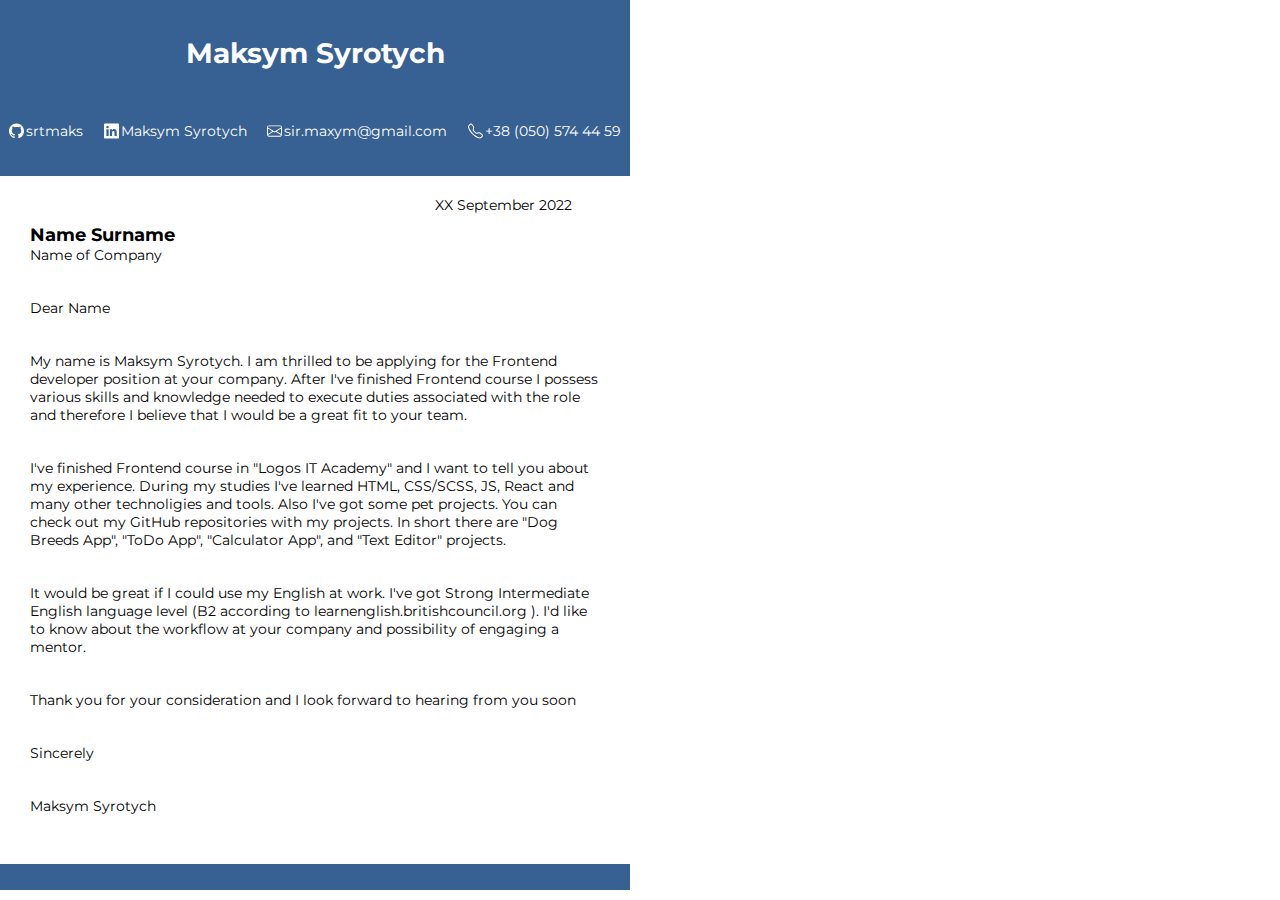
<file: CoverLetter.html>
<!DOCTYPE html>
<html lang="en">
  <head>
    <meta charset="UTF-8" />
    <meta http-equiv="X-UA-Compatible" content="IE=edge" />
    <meta name="viewport" content="width=device-width, initial-scale=1.0" />
    <title>Document</title>
    <link rel="stylesheet" href="./styles/letter.css" />
    <link rel="stylesheet" href="./styles/_reset.css" />
    <link rel="preconnect" href="https://fonts.googleapis.com" />
    <link rel="preconnect" href="https://fonts.gstatic.com" crossorigin />
    <link
      href="https://fonts.googleapis.com/css2?family=Montserrat:wght@300;400;500&display=swap"
      rel="stylesheet"
    />
  </head>
  <body>
    <div class="letter">
      <div class="header">
        <h1>Maksym Syrotych</h1>
        <ul class="contacts-list">
          <a class="link" href="https://github.com/srtmaks" target="_blank"
            ><li class="contacts-item">
              <img
                src="./images/git logo.svg"
                alt="github-logo"
                class="contacts-logo"
              />
              <p class="contacts-text">srtmaks</p>
            </li>
          </a>
          <a
            class="link"
            href="https://www.linkedin.com/in/maksym-syrotych-52339622a/"
            target="_blank"
            ><li class="contacts-item">
              <img
                src="./images/LIn logo.svg"
                alt="linkedin-logo"
                class="contacts-logo"
              />
              <p class="contacts-text">Maksym Syrotych</p>
            </li>
          </a>
          <li class="contacts-item">
            <img
              src="./images/Email logo.svg"
              alt="email-logo"
              class="contacts-logo"
            />
            <p class="contacts-text">sir.maxym@gmail.com</p>
          </li>
          <li class="contacts-item">
            <img
              src="./images/Phone logo.svg"
              alt="phone-logo"
              class="contacts-logo"
            />
            <p class="contacts-text">+38 (050) 574 44 59</p>
          </li>
        </ul>
      </div>
      <div class="bodier">
        <div class="date">XX September 2022</div>
        <div class="receiver">
          <p class="receiver-name">Name Surname</p>
          <p class="company-name">Name of Company</p>
        </div>
        <div class="letter-text">
          <p class="paragraph">Dear Name</p>
          <p class="paragraph">
            My name is Maksym Syrotych. I am thrilled to be applying for the
            Frontend developer position at your company. After I've finished
            Frontend course I possess various skills and knowledge needed to
            execute duties associated with the role and therefore I believe that
            I would be a great fit to your team.
          </p>
          <p class="paragraph">
            I've finished Frontend course in "Logos IT Academy" and I want to
            tell you about my experience. During my studies I've learned HTML,
            CSS/SCSS, JS, React and many other technoligies and tools. Also I've
            got some pet projects. You can check out my GitHub repositories with
            my projects. In short there are "Dog Breeds App", "ToDo App",
            "Calculator App", and "Text Editor" projects.
          </p>
          <p class="paragraph">
            It would be great if I could use my English at work. I've got Strong
            Intermediate English language level (B2 according to
            <a
              class="letter-link"
              href="https://learnenglish.britishcouncil.org/"
              >learnenglish.britishcouncil.org</a
            >
            ). I'd like to know about the workflow at your company and
            possibility of engaging a mentor.
          </p>
          <p class="paragraph">
            Thank you for your consideration and I look forward to hearing from
            you soon
          </p>
          <p class="paragraph">Sincerely</p>
          <p class="paragraph">Maksym Syrotych</p>
        </div>
      </div>
      <div class="footer"></div>
    </div>
  </body>
</html>
</file>
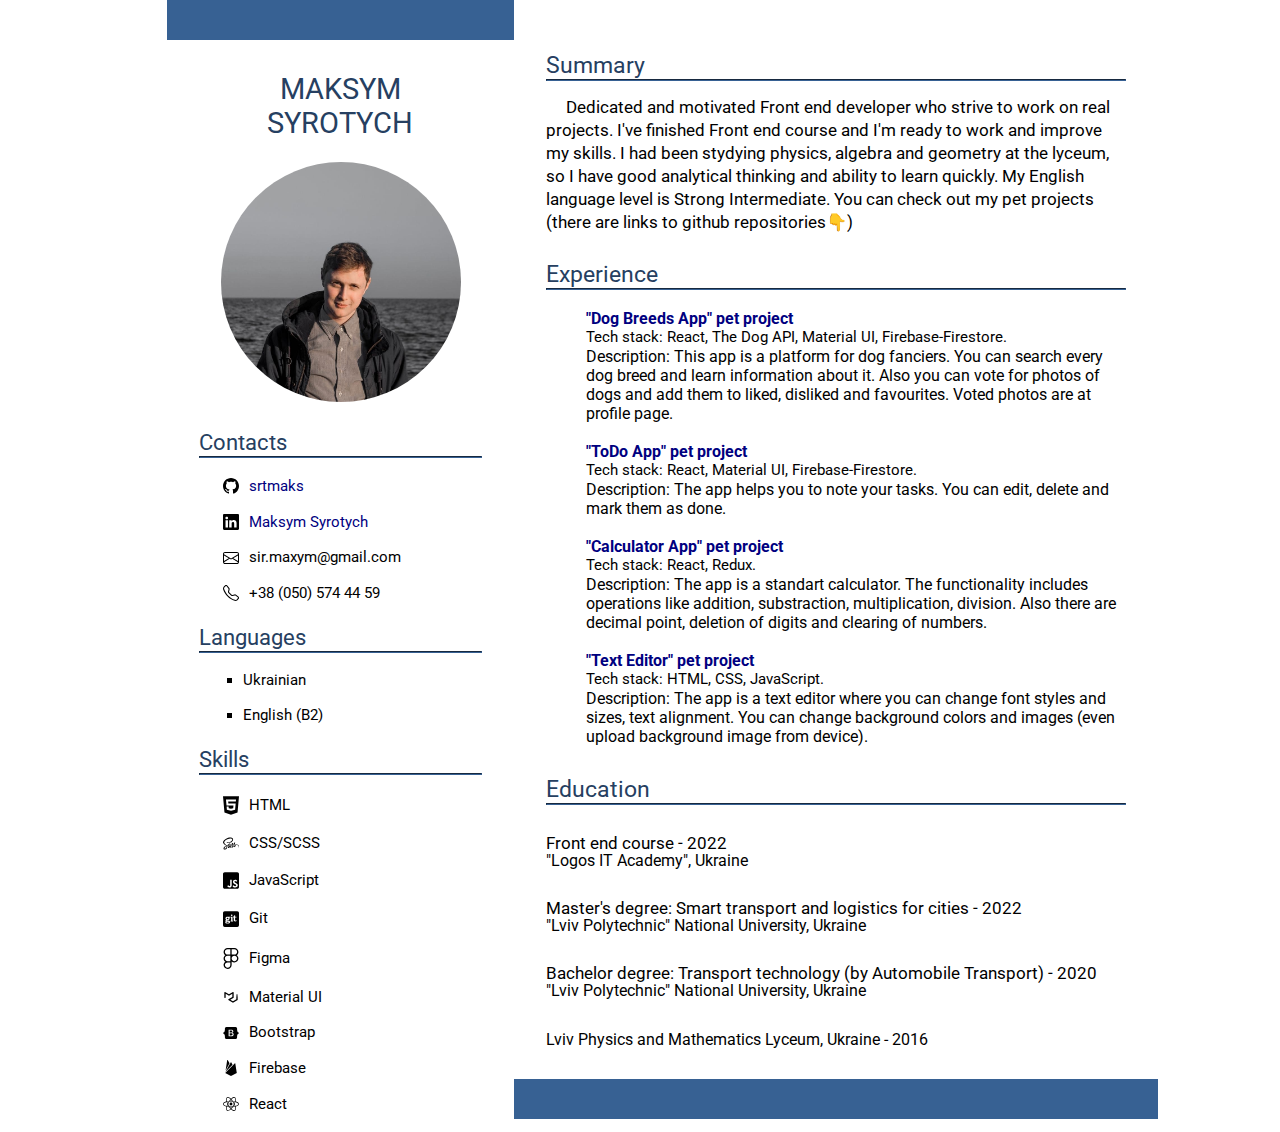
<file: CV.html>
<!DOCTYPE html>
<html lang="en">
  <head>
    <meta charset="UTF-8" />
    <meta http-equiv="X-UA-Compatible" content="IE=edge" />
    <meta name="viewport" content="width=device-width, initial-scale=1.0" />
    <title>Document</title>
    <link rel="stylesheet" href="./styles/main.css" />
    <link rel="stylesheet" href="./styles/_reset.css" />
    <link rel="preconnect" href="https://fonts.googleapis.com" />
    <link rel="preconnect" href="https://fonts.gstatic.com" crossorigin />
    <link
      href="https://fonts.googleapis.com/css2?family=Roboto&display=swap"
      rel="stylesheet"
    />
  </head>
  <body>
    <main class="cv">
      <div class="left-side">
        <div class="me">
          <div class="blue-rectangle"></div>
          <div class="name">
            <p>MAKSYM</p>
            <p>SYROTYCH</p>
          </div>

          <img
            src="./images/photo_2021-01-19_12-21-00.jpg"
            alt="my-photo"
            class="photo"
          />
        </div>
        <div class="contacts">
          <p class="left-article-name">Contacts</p>
          <hr class="blue-line" />
          <ul class="contacts-list">
            <a class="link" href="https://github.com/srtmaks" target="_blank"
              ><li class="contacts-item">
                <img
                  src="./images/git logo.svg"
                  alt="github-logo"
                  class="contacts-logo"
                />
                <p class="contacts-text">srtmaks</p>
              </li>
            </a>
            <a
              class="link"
              href="https://www.linkedin.com/in/maksym-syrotych-52339622a/"
              target="_blank"
              ><li class="contacts-item">
                <img
                  src="./images/LIn logo.svg"
                  alt="linkedin-logo"
                  class="contacts-logo"
                />
                <p class="contacts-text">Maksym Syrotych</p>
              </li>
            </a>
            <li class="contacts-item">
              <img
                src="./images/Email logo.svg"
                alt="email-logo"
                class="contacts-logo"
              />
              <p class="contacts-text">sir.maxym@gmail.com</p>
            </li>
            <li class="contacts-item">
              <img
                src="./images/Phone logo.svg"
                alt="phone-logo"
                class="contacts-logo"
              />
              <p class="contacts-text">+38 (050) 574 44 59</p>
            </li>
          </ul>
        </div>
        <div class="languages">
          <p class="left-article-name">Languages</p>
          <hr class="blue-line" />
          <ul class="languages-list">
            <li class="languages-item">Ukrainian</li>
            <li class="languages-item">English (B2)</li>
          </ul>
        </div>
        <div class="skills">
          <p class="left-article-name">Skills</p>
          <hr class="blue-line" />
          <ul class="skills-list">
            <li class="skills-item">
              <img
                src="./images/html5.svg"
                alt="html-logo"
                class="skills-logo"
              />
              <p class="contacts-text">HTML</p>
            </li>
            <li class="skills-item">
              <img
                src="./images/sass.svg"
                alt="scss-logo"
                class="skills-logo"
              />
              <p class="contacts-text">CSS/SCSS</p>
            </li>
            <li class="skills-item">
              <img
                src="./images/square-js.svg"
                alt="js-logo"
                class="skills-logo"
              />
              <p class="contacts-text">JavaScript</p>
            </li>
            <li class="skills-item">
              <img
                src="./images/square-git.svg"
                alt="git-logo"
                class="skills-logo"
              />
              <p class="contacts-text">Git</p>
            </li>
            <li class="skills-item">
              <img
                src="./images/figma.svg"
                alt="figma-logo"
                class="skills-logo"
              />
              <p class="contacts-text">Figma</p>
            </li>
            <li class="skills-item">
              <img
                src="./images/material_ui_icon_137419.svg"
                alt="mui-logo"
                class="skills-logo"
              />
              <p class="contacts-text">Material UI</p>
            </li>
            <li class="skills-item">
              <img
                src="./images/bootstrap.svg"
                alt="bootstrap-logo"
                class="skills-logo"
              />
              <p class="contacts-text">Bootstrap</p>
            </li>
            <li class="skills-item">
              <img
                src="./images/firebase_logo_icon_145278.svg"
                alt="firebase-logo"
                class="skills-logo"
              />
              <p class="contacts-text">Firebase</p>
            </li>
            <li class="skills-item">
              <img
                src="./images/react.svg"
                alt="react-logo"
                class="skills-logo"
              />
              <p class="contacts-text">React</p>
            </li>
          </ul>
        </div>
      </div>
      <div class="right-side">
        <div class="right-article">
          <p class="right-article-name">Summary</p>
          <hr class="right-blue-line" />
          <p class="summary-text">
            Dedicated and motivated Front end developer who strive to work on
            real projects. I've finished Front end course and I'm ready to work
            and improve my skills. I had been stydying physics, algebra and
            geometry at the lyceum, so I have good analytical thinking and
            ability to learn quickly. My English language level is Strong
            Intermediate. You can check out my pet projects (there are links to
            github repositories👇)
          </p>
        </div>
        <div class="right-article">
          <p class="right-article-name">Experience</p>
          <hr class="right-blue-line" />
          <div class="experience-text">
            <ul class="jobs-list">
              <li class="job">
                <a
                  class="link"
                  href="https://github.com/srtmaks/Dog-Breeds-App"
                >
                  <p class="job-name">"Dog Breeds App" pet project</p>
                </a>

                <p class="job-respon">
                  Tech stack: React, The Dog API, Material UI,
                  Firebase-Firestore.
                </p>
                <p>
                  Description: This app is a platform for dog fanciers. You can
                  search every dog breed and learn information about it. Also
                  you can vote for photos of dogs and add them to liked,
                  disliked and favourites. Voted photos are at profile page.
                </p>
              </li>
              <li class="job">
                <a class="link" href="https://github.com/srtmaks/ToDo-App">
                  <p class="job-name">"ToDo App" pet project</p>
                </a>
                <p class="job-respon">
                  Tech stack: React, Material UI, Firebase-Firestore.
                </p>
                <p>
                  Description: The app helps you to note your tasks. You can
                  edit, delete and mark them as done.
                </p>
              </li>
              <li class="job">
                <a
                  class="link"
                  href="https://github.com/srtmaks/Calculator-App"
                >
                  <p class="job-name">"Calculator App" pet project</p>
                </a>
                <p class="job-respon">Tech stack: React, Redux.</p>
                <p>
                  Description: The app is a standart calculator. The
                  functionality includes operations like addition, substraction,
                  multiplication, division. Also there are decimal point,
                  deletion of digits and clearing of numbers.
                </p>
              </li>
              <li class="job">
                <a
                  class="link"
                  href="https://github.com/srtmaks/js-core-text-editor"
                >
                  <p class="job-name">"Text Editor" pet project</p>
                </a>
                <p class="job-respon">Tech stack: HTML, CSS, JavaScript.</p>
                <p>
                  Description: The app is a text editor where you can change
                  font styles and sizes, text alignment. You can change
                  background colors and images (even upload background image
                  from device).
                </p>
              </li>
            </ul>
          </div>
        </div>
        <div class="right-article">
          <p class="right-article-name">Education</p>
          <hr class="right-blue-line" />
          <ul class="education-list">
            <li class="education-item">
              <p class="spec">Front end course - 2022</p>
              <p class="ed-name">"Logos IT Academy", Ukraine</p>
            </li>
            <li class="education-item">
              <p class="spec">
                Master's degree: Smart transport and logistics for cities - 2022
              </p>
              <p class="ed-name">
                "Lviv Polytechnic" National University, Ukraine
              </p>
            </li>
            <li class="education-item">
              <p class="spec">
                Bachelor degree: Transport technology (by Automobile Transport)
                - 2020
              </p>
              <p class="ed-name">
                "Lviv Polytechnic" National University, Ukraine
              </p>
            </li>
            <li class="education-item">
              <p class="ed-name">
                Lviv Physics and Mathematics Lyceum, Ukraine - 2016
              </p>
            </li>
          </ul>
        </div>
        <div class="blue-rectangle"></div>
      </div>
    </main>
  </body>
</html>
</file>
<file: styles/letter.css>
.letter {
  height: 880px;
  width: 630px;
  font-family: "Montserrat", sans-serif;
  font-size: 14px;
}

.header {
  height: 20%;
  background-color: rgba(55, 97, 147, 1);
  display: flex;
  flex-direction: column;
  justify-content: center;
  align-items: center;
  color: white;
  margin-bottom: 10px;
}

.contacts-list {
  height: 40%;
  width: 97%;
  display: flex;
  flex-direction: row;
  justify-content: space-between;
  align-items: flex-end;
  list-style: none;
}

.link {
  text-decoration: none;
  color: white;
}

.contacts-item {
  display: flex;
  flex-direction: row;
}

.contacts-logo {
  width: 15px;
  filter: invert(100%);
  margin-right: 2px;
}

.bodier {
  height: 77%;
  display: flex;
  flex-direction: column;
  padding: 10px 30px;
}

.date {
  width: 95%;
  display: flex;
  flex-direction: row;
  justify-content: end;
  margin-bottom: 10px;
}

.receiver {
  margin-bottom: 35px;
}

.receiver-name {
  font-size: 18px;
  font-weight: bold;
}

.paragraph {
  margin-bottom: 35px;
}

.letter-link {
  text-decoration: none;
  color: black;
}

.footer {
  height: 3%;
  background-color: rgba(55, 97, 147, 1);
}
</file>
<file: styles/main.css>
.cv {
  font-family: "Roboto", sans-serif;
  width: 947px;
  margin: 0 auto;
  display: flex;
  flex-direction: row;
}

.left-side {
  width: 347px;
}

.blue-rectangle {
  width: 100%;
  height: 40px;
  background-color: rgba(55, 97, 147, 1);
}

.name {
  text-align: center;
  margin: 32px 0 22px;
  font-size: 29px;
  line-height: 34px;
  color: rgba(38, 64, 97, 1);
}

.photo {
  width: 240px;
  border-radius: 50%;
  margin-left: 54px;
}

.contacts,
.skills {
  margin: 24px 32px 0;
  /* height: 190px;   */
}

.left-article-name {
  font-size: 22px;
  line-height: 26px;
  color: rgba(38, 64, 97, 1);
}

.blue-line {
  height: 1px;
  width: 283px;
  border-color: rgba(55, 97, 147, 1);
  margin-bottom: 15px;
}

.contacts-list,
.skills-list {
  list-style: none;
  margin-left: 24px;
  font-size: 15px;
  line-height: 15px;
}

.link {
  text-decoration: none;
  color: navy;
}

.link:hover {
  color: royalblue;
}
.contacts-item,
.skills-item {
  margin: 20px 0;
  display: flex;
  flex-direction: row;
  align-items: center;
}
.contacts-text,
.skills-text {
  margin-left: 10px;
}

.skills-logo {
  width: 16px;
}

.languages {
  margin: 24px 32px 0;
  /* height: 190px;   */
}
.languages-list {
  list-style: square;
  margin-left: 24px;
  font-size: 15px;
  line-height: 15px;
}

.languages-item {
  margin: 20px 0 20px 20px;
}

.right-side {
  width: 644px;
  padding-top: 25px;
}

.right-article {
  margin: 27px 33px 0 32px;
}
.right-article-name {
  font-size: 23px;
  line-height: 27px;
  color: rgba(38, 64, 97, 1);
}
.right-blue-line {
  height: 1px;
  width: 580px;
  border-color: rgba(55, 97, 147, 1);
}

.summary-text {
  margin-top: 15px;
  font-size: 17px;
  line-height: 23px;
  text-indent: 20px;
}

.skills-text {
  margin-top: 15px;
  font-size: 15px;
  line-height: 18px;
  display: flex;
  flex-direction: row;
  justify-content: space-around;
}
.skills-column {
  list-style: none;
  text-align: center;
  line-height: 25px;
}

.experience-text {
  margin-top: 15px;
}
.jobs-list,
.pet-projects {
  list-style: none;

  margin: 0 0 30px 40px;
}

.list-title {
  margin-bottom: 5px;
}
.job {
  margin-top: 20px;
}
.job-name {
  font-size: 16px;
  line-height: 18px;
  font-weight: bold;
}
.job-date {
  font-size: 14px;
  line-height: 16px;
}
.job-respon {
  font-size: 15px;
  line-height: 19px;
}

.education-list {
  list-style: none;
  /* margin: 55px 0; */
}
.education-item {
  margin: 30px 0;
}
.spec {
  font-size: 17px;
  line-height: 16px;
}
.ed-name {
  font-size: 16px;
  line-height: 19px;
}
</file>
